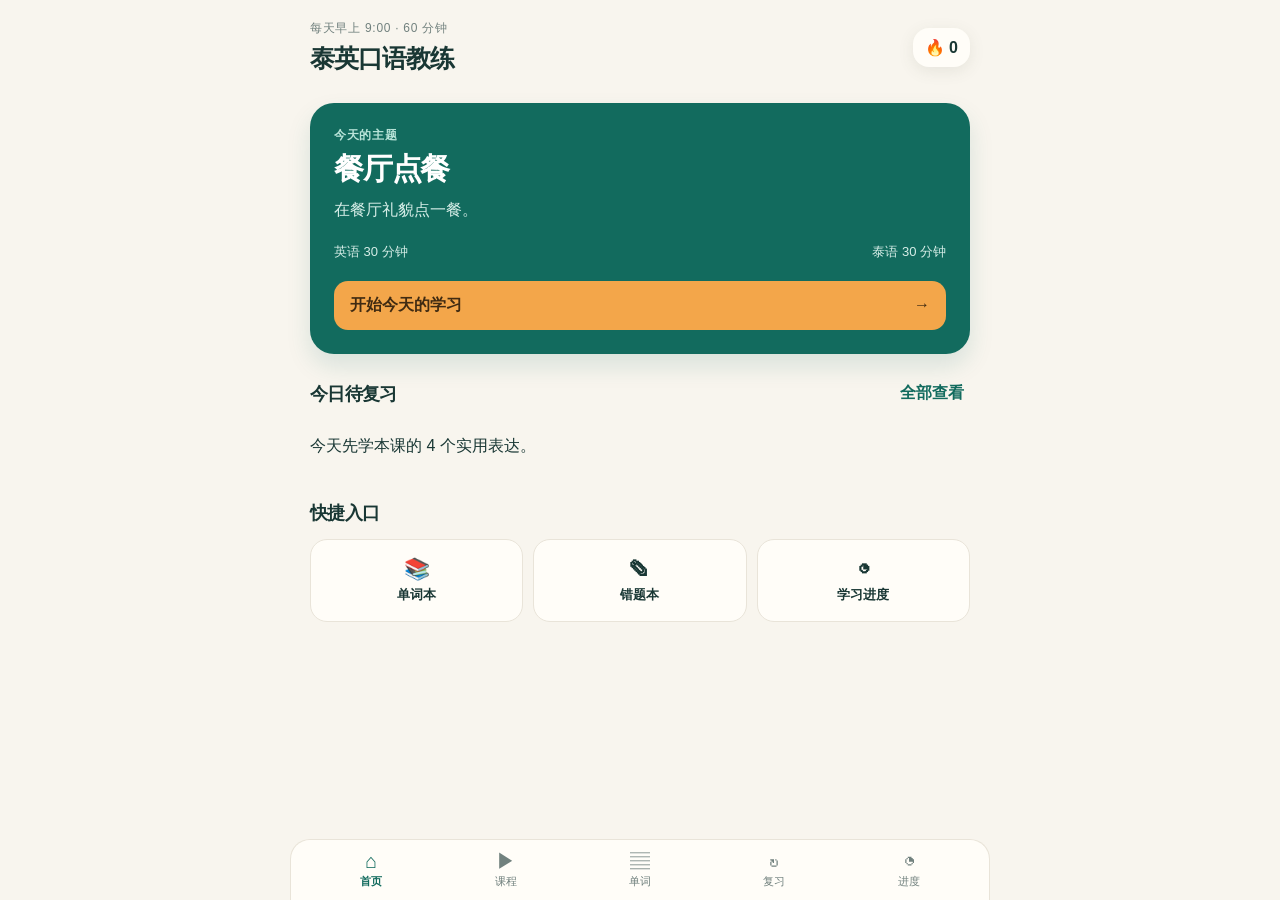
<file: index.html>
<!doctype html>
<html lang="zh-CN">
  <head>
    <meta charset="utf-8" />
    <meta name="viewport" content="width=device-width, initial-scale=1, viewport-fit=cover" />
    <meta name="theme-color" content="#126b5e" />
    <meta name="apple-mobile-web-app-capable" content="yes" />
    <meta name="apple-mobile-web-app-status-bar-style" content="black-translucent" />
    <meta name="apple-mobile-web-app-title" content="泰英口语教练" />
    <link rel="manifest" href="manifest.json?v=11" />
    <link rel="stylesheet" href="styles.css?v=11" />
    <title>泰英口语教练</title>
  </head>
  <body>
    <main class="app-shell">
      <header class="topbar">
        <div>
          <p class="eyebrow">每天早上 9:00 · 60 分钟</p>
          <h1>泰英口语教练</h1>
        </div>
        <button class="streak" type="button" id="streakButton" aria-label="查看连续学习天数">🔥 <span id="streakCount">0</span></button>
      </header>

      <section id="home" class="screen active" aria-labelledby="homeTitle">
        <div class="hero-card">
          <p class="tag">今天的主题</p>
          <h2 id="homeTitle">餐厅点餐</h2>
          <p>用英语和泰语，自信地完成一次点餐。</p>
          <div class="time-row"><span>英语 30 分钟</span><span>泰语 30 分钟</span></div>
          <button class="primary" type="button" data-nav="lesson">开始今天的学习 <span>→</span></button>
        </div>

        <section class="section-block">
          <div class="section-heading"><h2>今日待复习</h2><button class="text-button" type="button" data-nav="review">全部查看</button></div>
          <div id="homeReviewList" class="mini-list"></div>
        </section>

        <section class="section-block">
          <div class="section-heading"><h2>快捷入口</h2></div>
          <div class="quick-grid">
            <button class="quick-card" type="button" data-nav="words"><span>📚</span>单词本</button>
            <button class="quick-card" type="button" data-nav="mistakes"><span>✎</span>错题本</button>
            <button class="quick-card" type="button" data-nav="progress"><span>◔</span>学习进度</button>
          </div>
        </section>
      </section>

      <section id="lesson" class="screen" aria-labelledby="lessonTitle">
        <div class="screen-title"><div><p class="eyebrow" id="lessonEyebrow">第 1 天 · 餐厅点餐</p><h2 id="lessonTitle">今天的课程</h2></div><span id="lessonTime">0 / 60 分钟</span></div>
        <div class="progress-track"><div id="lessonProgress"></div></div>
        <div id="coursePhrases" class="course-phrases"></div>
        <div id="lessonList" class="lesson-list"></div>
        <div class="ai-card">
          <div><p class="tag">AI 对话练习</p><h3>现在就开口说</h3><p>打开 ChatGPT 后，说“开始今天的学习”，然后用语音回答。</p></div>
          <button class="primary small" id="openChatGPT" type="button">打开 AI 对话</button>
        </div>
        <button class="outline" id="finishLesson" type="button">完成今天的学习</button>
      </section>

      <section id="words" class="screen" aria-labelledby="wordsTitle">
        <div class="screen-title"><div><p class="eyebrow">自动保存在这台手机</p><h2 id="wordsTitle">单词本</h2></div><button class="icon-button" id="addWord" type="button" aria-label="添加单词">＋</button></div>
        <div class="segmented" role="tablist"><button class="selected" type="button" data-word-filter="all">全部</button><button type="button" data-word-filter="new">新学</button><button type="button" data-word-filter="reviewing">复习中</button><button type="button" data-word-filter="mastered">已掌握</button></div>
        <div id="wordList" class="word-list"></div>
      </section>

      <section id="review" class="screen" aria-labelledby="reviewTitle">
        <div class="screen-title"><div><p class="eyebrow">间隔复习 · 第 1、3、7、14、30 天</p><h2 id="reviewTitle">复习清单</h2></div></div>
        <p class="helper">每完成一个词，就点一下“已复习”。</p>
        <div id="reviewList" class="review-list"></div>
      </section>

      <section id="mistakes" class="screen" aria-labelledby="mistakesTitle">
        <div class="screen-title"><div><p class="eyebrow">把错题变成会说的话</p><h2 id="mistakesTitle">错题本</h2></div><button class="icon-button" id="addMistake" type="button" aria-label="添加错题">＋</button></div>
        <div id="mistakeList" class="mistake-list"></div>
      </section>

      <section id="progress" class="screen" aria-labelledby="progressTitle">
        <div class="screen-title"><div><p class="eyebrow">你的学习积累</p><h2 id="progressTitle">学习进度</h2></div></div>
        <div class="stat-grid">
          <div class="stat-card"><strong id="daysLearned">0</strong><span>学习天数</span></div>
          <div class="stat-card"><strong id="minutesLearned">0</strong><span>累计分钟</span></div>
          <div class="stat-card"><strong id="wordsLearned">0</strong><span>记录单词</span></div>
          <div class="stat-card"><strong id="mistakesLearned">0</strong><span>错题记录</span></div>
        </div>
        <section class="progress-card"><h3>本周目标</h3><div class="week-dots" id="weekDots"></div><p id="weekMessage">完成今天的课程，开启你的第一个学习日。</p></section>
        <button class="outline danger" id="resetData" type="button">清除本机学习数据</button>
      </section>

      <nav class="bottom-nav" aria-label="主导航">
        <button class="active" type="button" data-nav="home"><span>⌂</span>首页</button>
        <button type="button" data-nav="lesson"><span>▶</span>课程</button>
        <button type="button" data-nav="words"><span>▤</span>单词</button>
        <button type="button" data-nav="review"><span>↻</span>复习</button>
        <button type="button" data-nav="progress"><span>◔</span>进度</button>
      </nav>
    </main>
    <dialog id="entryDialog"><form method="dialog" id="entryForm"><div class="dialog-head"><h2 id="dialogTitle">添加单词</h2><button class="close" value="cancel" aria-label="关闭">×</button></div><label id="fieldOneLabel">单词<input id="fieldOne" required /></label><label id="fieldTwoLabel">中文意思<input id="fieldTwo" required /></label><label id="fieldThreeLabel">拼读提示（泰语可填写）<input id="fieldThree" /></label><button class="primary" value="default" type="submit">保存</button></form></dialog>
    <div class="toast" id="toast" role="status"></div>
    <script src="app.js?v=11"></script>
  </body>
</html>
</file>
<file: styles.css>
:root { --ink:#193734; --muted:#71817e; --paper:#f8f5ee; --card:#fffdf8; --green:#126b5e; --green-soft:#dcefe9; --orange:#f3a64a; --line:#e9e4d9; --danger:#ad4545; }
* { box-sizing:border-box; }
body { margin:0; background:var(--paper); color:var(--ink); font-family:-apple-system,BlinkMacSystemFont,"PingFang SC","Noto Sans SC",sans-serif; }
button,input { font:inherit; } button { cursor:pointer; }
.app-shell { min-height:100dvh; max-width:700px; margin:auto; padding:calc(20px + env(safe-area-inset-top)) 20px calc(92px + env(safe-area-inset-bottom)); }
.topbar,.screen-title,.section-heading,.time-row,.dialog-head { display:flex; align-items:center; justify-content:space-between; gap:14px; }
.eyebrow,.tag { font-size:12px; letter-spacing:.06em; color:var(--muted); margin:0 0 5px; }.tag { color:var(--green); font-weight:700; }
h1 { font-size:25px; margin:0; letter-spacing:-.04em; } h2 { font-size:23px; margin:0; letter-spacing:-.04em; } h3 { margin:3px 0 6px; font-size:18px; }.streak,.icon-button { border:0; background:var(--card); box-shadow:0 4px 16px #4a55451a; border-radius:16px; padding:10px 12px; color:var(--ink); font-weight:700; }
.screen { display:none; padding-top:28px; }.screen.active { display:block; }.hero-card,.ai-card,.progress-card { background:var(--green); color:white; padding:24px; border-radius:24px; box-shadow:0 12px 25px #126b5e22; }.hero-card h2 { font-size:30px; }.hero-card p:not(.tag),.ai-card p:not(.tag) { color:#d7eee8; line-height:1.55; margin:8px 0 20px; }.hero-card .tag,.ai-card .tag { color:#b9e4d9; }.time-row { color:#d7eee8; font-size:13px; margin-bottom:20px; }
.primary { border:0; background:var(--orange); color:#402b12; font-weight:800; padding:14px 16px; border-radius:14px; width:100%; display:flex; justify-content:space-between; align-items:center; }.primary.small { width:auto; white-space:nowrap; }.section-block { margin-top:28px; }.section-heading h2 { font-size:18px; }.text-button { border:0; background:none; color:var(--green); font-weight:700; }.mini-list,.word-list,.review-list,.mistake-list,.lesson-list { display:grid; gap:11px; margin-top:14px; }
.mini-item,.word-item,.review-item,.mistake-item,.lesson-item { background:var(--card); border:1px solid var(--line); padding:15px; border-radius:17px; }.mini-item { display:flex; justify-content:space-between; align-items:center; }.pill { padding:5px 9px; border-radius:999px; background:var(--green-soft); color:var(--green); font-size:12px; font-weight:700; }.quick-grid { display:grid; grid-template-columns:repeat(3,1fr); gap:10px; margin-top:14px; }.quick-card { background:var(--card); border:1px solid var(--line); border-radius:17px; padding:17px 5px; color:var(--ink); font-size:13px; font-weight:700; }.quick-card span { display:block; font-size:21px; margin-bottom:5px; }
.progress-track { height:8px; background:#e8e5da; border-radius:99px; margin:16px 0; overflow:hidden; }.progress-track div { height:100%; width:0; background:var(--orange); transition:width .2s; }.lesson-item { display:grid; grid-template-columns:auto 1fr auto; align-items:center; gap:12px; }.lesson-item input { width:20px; height:20px; accent-color:var(--green); }.lesson-item input:disabled { opacity:.38; }.lesson-item.ready { border-color:#9ed7c9; }.lesson-item p { margin:3px 0 0; color:var(--muted); font-size:13px; }.lesson-content { display:block; color:#35675e; font-size:12px; line-height:1.45; margin-top:8px; }.lesson-actions { display:grid; justify-items:end; gap:5px; }.audio-count { color:var(--muted); font-size:11px; }.minutes { color:var(--green); font-size:13px; font-weight:700; }.ai-card { margin-top:22px; background:#184945; display:flex; align-items:end; justify-content:space-between; gap:10px; }.outline { width:100%; margin-top:17px; border:1px solid var(--green); color:var(--green); background:transparent; border-radius:14px; padding:14px; font-weight:800; }.danger { border-color:var(--danger); color:var(--danger); margin-top:28px; }
.course-phrases { display:grid; gap:12px; margin-bottom:16px; }.course-box,.mission { background:var(--card); border:1px solid var(--line); padding:16px; border-radius:18px; }.course-box-head { display:flex; justify-content:space-between; align-items:flex-start; gap:12px; margin-bottom:11px; }.course-box-head h3 { font-size:16px; }.phrase { border-top:1px solid var(--line); padding:11px 0 2px; display:flex; align-items:center; justify-content:space-between; gap:12px; }.phrase > div { display:grid; gap:3px; }.phrase strong { font-size:17px; color:var(--green); }.phrase span { font-size:13px; color:var(--muted); }.phrase small { color:#44756b; font-size:13px; }.speak-button { flex:0 0 auto; border:0; background:var(--green-soft); color:var(--green); border-radius:10px; padding:9px 10px; font-size:12px; font-weight:800; }.mission { background:#fff5df; border-color:#f3d79c; display:grid; gap:6px; }.mission .tag { color:#9a6518; margin:0; }.mission span { color:#795d2c; font-size:13px; }
.segmented { display:flex; overflow:auto; gap:8px; margin-top:18px; padding-bottom:3px; }.segmented button { border:0; background:#e9e7df; color:var(--muted); padding:9px 12px; border-radius:999px; white-space:nowrap; font-size:13px; }.segmented button.selected { background:var(--green); color:white; }.word-item,.review-item { display:flex; align-items:center; gap:12px; }.word-main,.review-main { flex:1; }.word-main strong,.review-main strong { display:block; }.word-main small,.review-main small,.mistake-item p { color:var(--muted); display:block; margin:3px 0 0; line-height:1.45; }.status-button { border:0; color:var(--green); background:var(--green-soft); border-radius:10px; padding:8px 10px; font-size:12px; font-weight:700; }.mistake-item h3 { font-size:16px; }.mistake-item .better { color:var(--green); font-weight:700; font-size:14px; }
.stat-grid { display:grid; grid-template-columns:repeat(2,1fr); gap:10px; margin-top:18px; }.stat-card { background:var(--card); border:1px solid var(--line); border-radius:18px; padding:18px; }.stat-card strong { display:block; font-size:30px; color:var(--green); }.stat-card span { color:var(--muted); font-size:13px; }.progress-card { margin-top:18px; background:var(--card); color:var(--ink); border:1px solid var(--line); box-shadow:none; }.week-dots { display:flex; justify-content:space-between; gap:5px; margin:17px 0 12px; }.week-dots span { width:32px; height:32px; border-radius:50%; display:grid; place-items:center; background:#e9e7df; color:var(--muted); font-size:12px; }.week-dots span.done { background:var(--green); color:white; }.progress-card p { color:var(--muted); margin:0; font-size:14px; }
.bottom-nav { position:fixed; z-index:5; bottom:0; left:50%; transform:translateX(-50%); max-width:700px; width:100%; padding:10px 13px calc(10px + env(safe-area-inset-bottom)); background:#fffdf8f5; border-top:1px solid var(--line); display:flex; justify-content:space-around; }.bottom-nav button { border:0; background:transparent; color:var(--muted); display:grid; gap:3px; font-size:11px; }.bottom-nav span { font-size:20px; line-height:1; }.bottom-nav button.active { color:var(--green); font-weight:800; }
dialog { border:0; padding:0; border-radius:22px; width:min(90vw,420px); box-shadow:0 18px 55px #0004; }dialog::backdrop { background:#18333180; }dialog form { padding:22px; }.dialog-head { margin-bottom:18px; }.dialog-head h2 { font-size:20px; }.close { border:0; background:none; font-size:28px; color:var(--muted); }label { display:block; font-size:13px; font-weight:700; margin:12px 0; }input:not([type=checkbox]) { width:100%; display:block; border:1px solid var(--line); border-radius:11px; padding:12px; margin-top:6px; color:var(--ink); background:#fffdf8; }.toast { position:fixed; left:50%; bottom:95px; transform:translate(-50%,20px); background:#183a35; color:white; padding:10px 14px; border-radius:999px; opacity:0; transition:.25s; pointer-events:none; font-size:13px; }.toast.show { opacity:1; transform:translate(-50%,0); }
@media (min-width:701px) { .bottom-nav { border-left:1px solid var(--line); border-right:1px solid var(--line); border-radius:20px 20px 0 0; } }
</file>
